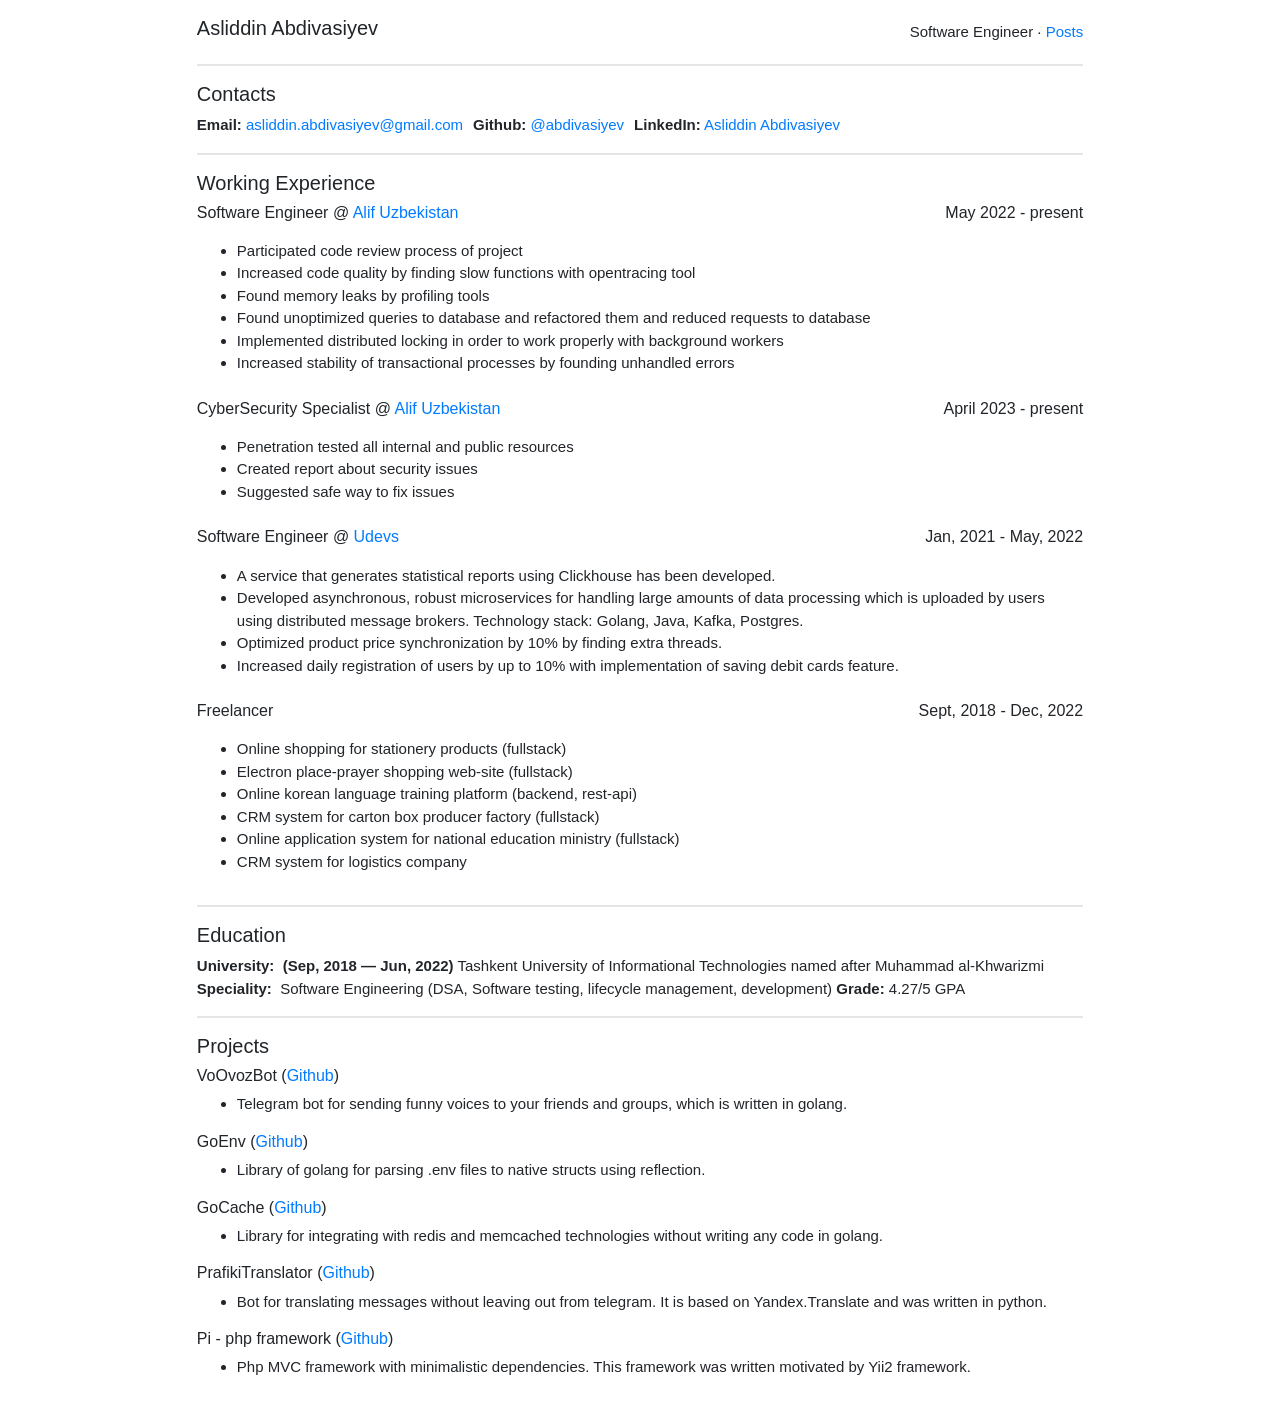
<file: index.html>
<!DOCTYPE html>
<html lang="en">
<head>
    <meta charset="UTF-8"/>
    <meta http-equiv="X-UA-Compatible" content="IE=edge"/>
    <meta name="viewport" content="width=device-width, initial-scale=1.0"/>

    <link
            rel="stylesheet"
            href="https://maxcdn.bootstrapcdn.com/bootstrap/4.0.0/css/bootstrap.min.css"
            integrity="sha384-Gn5384xqQ1aoWXA+058RXPxPg6fy4IWvTNh0E263XmFcJlSAwiGgFAW/dAiS6JXm"
            crossorigin="anonymous"
    />
    <link
            rel="stylesheet"
            href="https://cdnjs.cloudflare.com/ajax/libs/font-awesome/6.0.0-beta3/css/all.min.css"
            integrity="sha512-Fo3rlrZj/k7ujTnHg4CGR2D7kSs0v4LLanw2qksYuRlEzO+tcaEPQogQ0KaoGN26/zrn20ImR1DfuLWnOo7aBA=="
            crossorigin="anonymous"
            referrerpolicy="no-referrer"
    />

    <style>
        body {
            font-size: 15px;
        }

        hr {
            margin-top: 1rem;
            margin-bottom: 1rem;
            border: 0;
            border-top: 2px solid rgba(0, 0, 0, 0.1);
        }

        ul {
            list-style-type: disc;
        }
    </style>
    <title>azizovich.uz</title>
</head>
<body>
<div class="container p-3">
    <div style="width: 80%; margin: auto">
        <div class="row">
            <div class="col-12">
                <div class="row" style="align-items: center">
                    <div class="col-6">
                        <h5 class="text-left display-5 text-underline">
                            Asliddin Abdivasiyev
                        </h5>
                    </div>
                    <div class="col-6 text-right">
                        Software Engineer&nbsp;&middot;&nbsp;<a href="/posts/">Posts</a>
                    </div>
                </div>
                <hr/>
                <div class="row">
                    <div class="col-12">
                        <h5>Contacts</h5>
                        <div class="row mt-2">
                            <div class="col-12">
                                <ul
                                        style="
                        list-style: none;
                        margin: 0;
                        padding: 0;
                        display: flex;
                      "
                                >
                                    <li>
                                        <b>Email:</b>&nbsp;<span
                                    ><a href="mailto:asliddin.abdivasiyev@gmail.com"
                                    >asliddin.abdivasiyev@gmail.com</a
                                    ></span
                                    >
                                    </li>
                                    <li style="padding-left: 10px">
                                        <b>Github:</b>&nbsp;<span
                                    ><a href="https://github.com/abdivasiyev"
                                    >@abdivasiyev</a
                                    ></span
                                    >
                                    </li>
                                    <li style="padding-left: 10px">
                                        <b>LinkedIn:</b>&nbsp;<span
                                    ><a
                                            href="https://www.linkedin.com/in/asliddin-abdivasiyev/"
                                    >Asliddin Abdivasiyev</a
                                    ></span
                                    >
                                    </li>
                                </ul>
                            </div>
                        </div>
                    </div>
                </div>
                <hr/>
                <div class="row">
                    <div class="col-12">
                        <h5>Working Experience</h5>
                        <div class="row mt-2">
                            <div class="col-12">
                                <div class="row" style="justify-content: space-around">
                                    <div class="col-6">
                                        <h6>Software Engineer @ <a href="https://www.linkedin.com/company/73908677/">Alif
                                            Uzbekistan</a></h6>
                                    </div>
                                    <div class="col-6 text-right">
                                        <h6>May 2022 - present</h6>
                                    </div>
                                </div>
                            </div>
                            <div class="col-12">
                                <ul style="margin-top: 10px">
                                    <li>
                                        Participated code review process of project
                                    </li>
                                    <li>
                                        Increased code quality by finding slow functions with opentracing tool
                                    </li>
                                    <li>
                                        Found memory leaks by profiling tools
                                    </li>
                                    <li>
                                        Found unoptimized queries to database and refactored them and reduced requests
                                        to database
                                    </li>
                                    <li>
                                        Implemented distributed locking in order to work properly with background
                                        workers
                                    </li>
                                    <li>
                                        Increased stability of transactional processes by founding unhandled errors
                                    </li>
                                </ul>
                            </div>
                        </div>
                        <div class="row mt-2">
                            <div class="col-12">
                                <div class="row" style="justify-content: space-around">
                                    <div class="col-6">
                                        <h6>CyberSecurity Specialist @ <a href="https://www.linkedin.com/company/73908677/">Alif
                                            Uzbekistan</a></h6>
                                    </div>
                                    <div class="col-6 text-right">
                                        <h6>April 2023 - present</h6>
                                    </div>
                                </div>
                            </div>
                            <div class="col-12">
                                <ul style="margin-top: 10px">
                                    <li>
                                        Penetration tested all internal and public resources
                                    </li>
                                    <li>
                                        Created report about security issues
                                    </li>
                                    <li>
                                        Suggested safe way to fix issues
                                    </li>
                                </ul>
                            </div>
                        </div>
                        <div class="row mt-2">
                            <div class="col-12">
                                <div class="row" style="justify-content: space-around">
                                    <div class="col-6">
                                        <h6>Software Engineer @ <a href="https://www.linkedin.com/company/42296767/">Udevs</a></h6>
                                    </div>
                                    <div class="col-6 text-right">
                                        <h6>Jan, 2021 - May, 2022</h6>
                                    </div>
                                </div>
                            </div>
                            <div class="col-12">
                                <ul style="margin-top: 10px">
                                    <li>A service that generates statistical reports using Clickhouse has been
                                        developed.
                                    </li>
                                    <li>Developed asynchronous, robust microservices for handling large amounts of data
                                        processing which is uploaded by users using distributed message brokers.
                                        Technology stack: Golang, Java, Kafka, Postgres.
                                    </li>
                                    <li>Optimized product price synchronization by 10% by finding extra threads.</li>
                                    <li>Increased daily registration of users by up to 10% with implementation of saving
                                        debit cards feature.
                                    </li>
                                </ul>
                            </div>
                        </div>
                        <div class="row mt-2">
                            <div class="col-12">
                                <div class="row" style="justify-content: space-around">
                                    <div class="col-6">
                                        <h6>Freelancer</h6>
                                    </div>
                                    <div class="col-6 text-right">
                                        <h6>Sept, 2018 - Dec, 2022</h6>
                                    </div>
                                </div>
                            </div>
                            <div class="col-12">
                                <ul style="margin-top: 10px">
                                    <li>
                                        Online shopping for stationery products (fullstack)
                                    </li>
                                    <li>
                                        Electron place-prayer shopping web-site (fullstack)
                                    </li>
                                    <li>
                                        Online korean language training platform (backend,
                                        rest-api)
                                    </li>
                                    <li>
                                        CRM system for carton box producer factory (fullstack)
                                    </li>
                                    <li>
                                        Online application system for national education ministry (fullstack)
                                    </li>
                                    <li>CRM system for logistics company</li>
                                </ul>
                            </div>
                        </div>
                    </div>
                </div>
                <hr/>
                <div class="row">
                    <div class="col-12">
                        <h5>Education</h5>
                        <div class="row mt-2">
                            <div class="col-12">
                                <b>University:</b>&nbsp;
                                <span>
                                    <b>(Sep, 2018&nbsp;—&nbsp;Jun, 2022)</b> Tashkent University of Informational Technologies named after Muhammad al-Khwarizmi
                                </span>
                                <br/>
                                <b>Speciality:</b>&nbsp;
                                <span>Software Engineering (DSA, Software testing, lifecycle
                      management, development)</span>
                                <span><b>Grade:</b> 4.27/5 GPA</span>
                            </div>
                        </div>
                    </div>
                </div>
                <hr/>
                <div class="row">
                    <div class="col-12">
                        <h5>Projects</h5>
                        <div class="row mt-2">
                            <div class="col-12">
                                <h6>
                                    VoOvozBot (<a
                                        href="https://github.com/abdivasiyev/voovozbot"
                                >Github</a
                                >)
                                </h6>
                                <ul>
                                    <li>
                                        Telegram bot for sending funny voices to your friends
                                        and groups, which is written in golang.
                                    </li>
                                </ul>
                            </div>
                            <div class="col-12">
                                <h6>
                                    GoEnv (<a href="https://github.com/abdivasiyev/goenv"
                                >Github</a
                                >)
                                </h6>
                                <ul>
                                    <li>
                                        Library of golang for parsing .env files to native
                                        structs using reflection.
                                    </li>
                                </ul>
                            </div>
                            <div class="col-12">
                                <h6>
                                    GoCache (<a href="https://github.com/abdivasiyev/gocache"
                                >Github</a
                                >)
                                </h6>
                                <ul>
                                    <li>
                                        Library for integrating with redis and memcached
                                        technologies without writing any code in golang.
                                    </li>
                                </ul>
                            </div>
                            <div class="col-12">
                                <h6>
                                    PrafikiTranslator (<a
                                        href="https://github.com/abdivasiyev/prafiki_translator"
                                >Github</a
                                >)
                                </h6>
                                <ul>
                                    <li>
                                        Bot for translating messages without leaving out from
                                        telegram. It is based on Yandex.Translate and was
                                        written in python.
                                    </li>
                                </ul>
                            </div>
                            <div class="col-12">
                                <h6>
                                    Pi - php framework (<a
                                        href="https://github.com/abdivasiyev/Pi"
                                >Github</a
                                >)
                                </h6>
                                <ul>
                                    <li>
                                        Php MVC framework with minimalistic dependencies. This
                                        framework was written motivated by Yii2 framework.
                                    </li>
                                </ul>
                            </div>
                        </div>
                    </div>
                </div>
            </div>
        </div>
    </div>
</div>
<!-- Yandex.Metrika counter -->
<script type="text/javascript">
    (function (m, e, t, r, i, k, a) {
        m[i] =
            m[i] ||
            function () {
                (m[i].a = m[i].a || []).push(arguments);
            };
        m[i].l = 1 * new Date();
        for (var j = 0; j < document.scripts.length; j++) {
            if (document.scripts[j].src === r) {
                return;
            }
        }
        (k = e.createElement(t)),
            (a = e.getElementsByTagName(t)[0]),
            (k.async = 1),
            (k.src = r),
            a.parentNode.insertBefore(k, a);
    })(
        window,
        document,
        "script",
        "https://mc.yandex.ru/metrika/tag.js",
        "ym"
    );

    ym(91617122, "init", {
        clickmap: true,
        trackLinks: true,
        accurateTrackBounce: true,
        webvisor: true,
    });
</script>
<noscript
>
    <div>
        <img
                src="https://mc.yandex.ru/watch/91617122"
                style="position: absolute; left: -9999px"
                alt=""
        /></div
    >
</noscript>
<!-- /Yandex.Metrika counter -->
</body>
</html>
</file>
